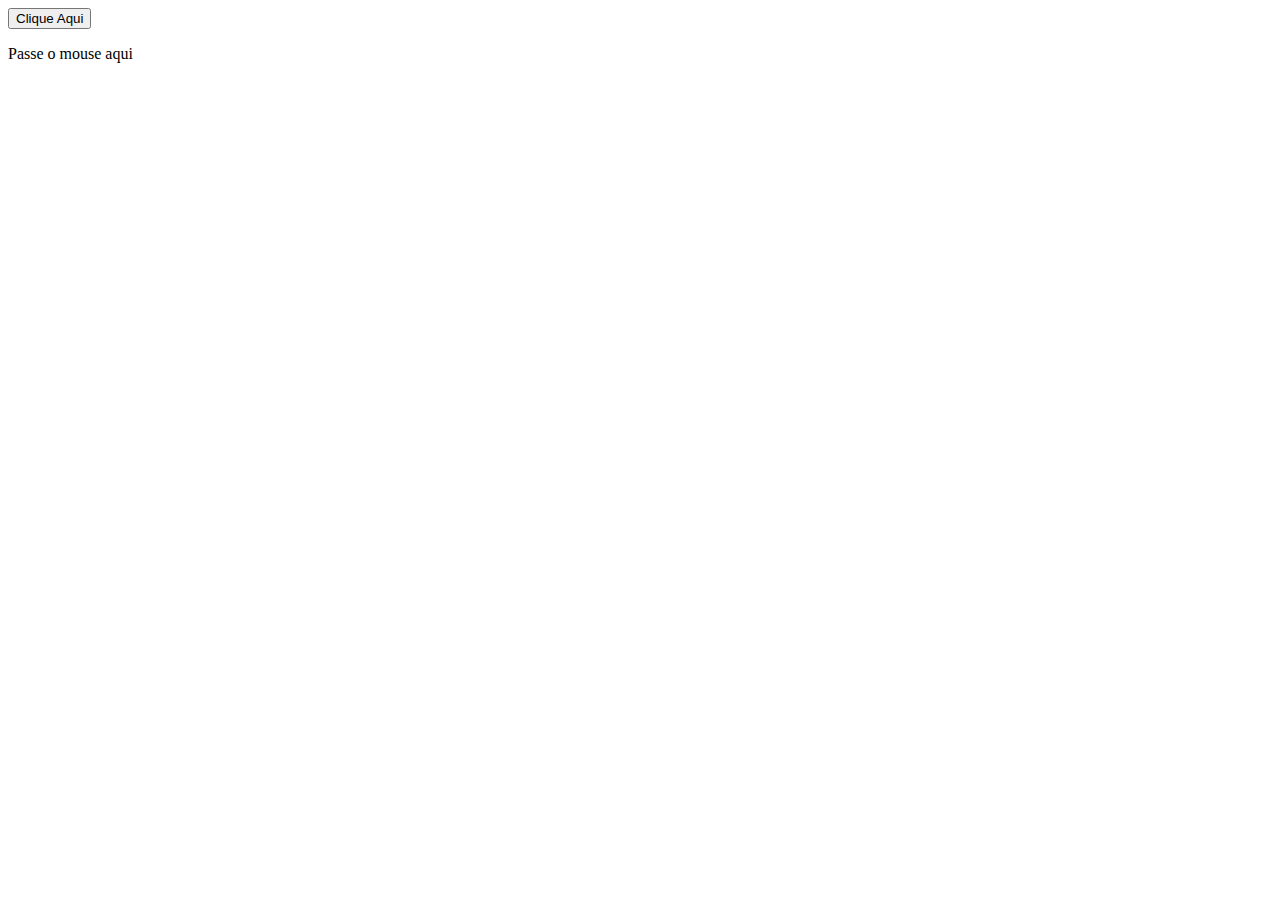
<file: Bootcamp-HTML-Web-Developer/Nova pasta/index.html>
<!DOCTYPE html>
<html lang="pt-br">
<head>
    <meta charset="UTF-8">
    <meta http-equiv="X-UA-Compatible" content="IE=edge">
    <meta name="viewport" content="width=device-width, initial-scale=1.0">
    <title>Minha Página</title>
    <script type="text/javascript" src="js/main.js"></script>
</head>
<body>
    <!--<h1>Minha Página</h1>-->
    <button type="button" onclick="clicou()">Clique Aqui</button>
    <p id="agradecimento" onclick="redirecionar()"></p>
    <p id="mouseover" onmouseover="trocar()" onmouseout="voltar()">Passe o mouse aqui</p>
</body>
</html>
</file>
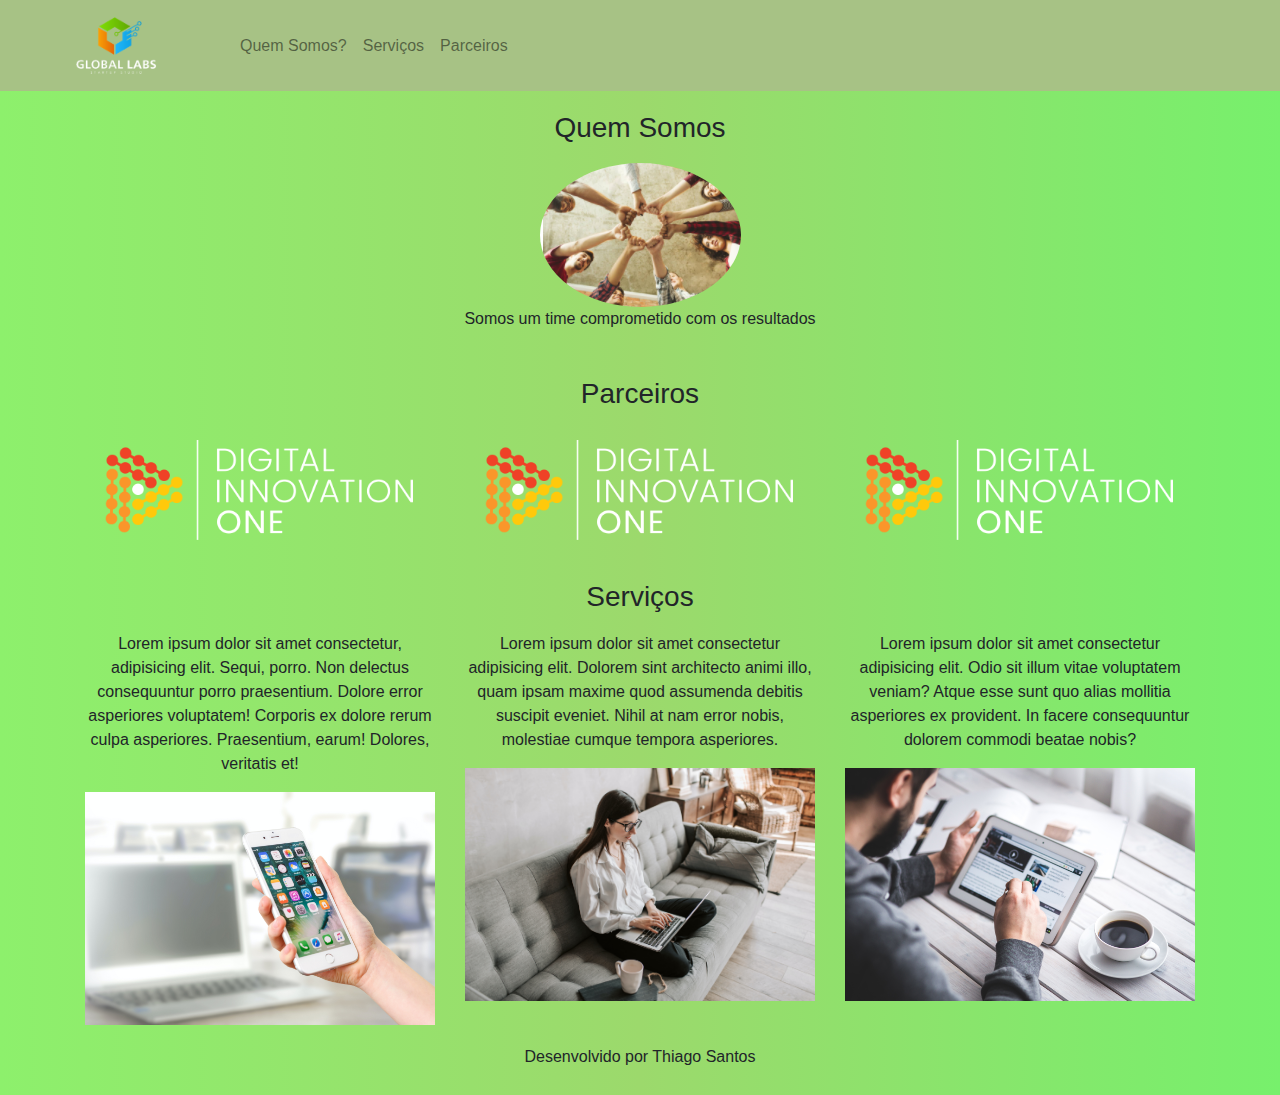
<file: Bootcamp-HTML-Web-Developer/PrimeirosPassosBootstrap/index.html>
<!DOCTYPE html>
<html lang="pt-br">
<head>

    <meta charset="UTF-8">
    <meta http-equiv="X-UA-Compatible" content="IE=edge">
    <meta name="viewport" content="width=device-width, initial-scale=1.0">
    <title>Minha Página</title>
    <!--css bootstrap-->
    <link rel="stylesheet" type = "text/css" href="bootstrap/css/bootstrap.min.css">

    <link rel="shortcut icon" href="favicon.ico" type="image/x-icon">
    <link rel="stylesheet" href="css/style.css">
    
</head>
<body>
    <nav class="navbar navbar-expand-lg navbar-light">
        <a class="navbar-brand" href="#">
          <img src="img/global-labs.png" alt="logo" width="200">
        </a>
        <div class="collapse navbar-collapse">
            <ul class="navbar-nav">
                <li class="nav-item">
                  <a class="nav-link" href="#quem-somos">Quem Somos?</a>
                </li>
                <li class="nav-item">
                  <a class="nav-link" href="#">Serviços</a>
                </li>
                <li class="nav-item">
                  <a class="nav-link" href="#parceiros">Parceiros</a>
                </li>
            </ul>
        </div>
    </nav>   
    
    <section id="quem-somos">
      <div class="container-fluid margin text-center">
        <h3 class="margin">Quem Somos</h3>
        <img src="img/amigos.png" class = "rounded-circle" alt="amigos">
        <p>Somos um time comprometido com os resultados</p>
      </div>
    </section>

    <section id="parceiros">
      <div class="container-fluid margin text-center">
        <h3 class="margin">Parceiros</h3>
        <div class="container">
          <div class="row">
            <div class="col-lg-4">
              <img src="img/dio.png" alt="digital innovation one" width="100%">
            </div>
            <div class="col-lg-4">
              <img src="img/dio.png" alt="dio" width="100%">
            </div>
            <div class="col-lg-4">
              <img src="img/dio.png" alt="dio" width="100%">
            </div>
          </div>
        </div>
      </div>
    </section>

    <section id="servicos">
      <div class="container-fluid margin text-center">
        <h3 class="margin">Serviços</h3>
        <div class="container">
          <div class="row">
            <div class="col-lg-4">
              <p>Lorem ipsum dolor sit amet consectetur, adipisicing elit. Sequi, porro. Non delectus consequuntur porro praesentium. Dolore error asperiores voluptatem! Corporis ex dolore rerum culpa asperiores. Praesentium, earum! Dolores, veritatis et!</p>
              <img src="img/app.jpg" alt="aplicativo" width="100%">
            </div>
            <div class="col-lg-4">
              <p>Lorem ipsum dolor sit amet consectetur adipisicing elit. Dolorem sint architecto animi illo, quam ipsam maxime quod assumenda debitis suscipit eveniet. Nihil at nam error nobis, molestiae cumque tempora asperiores.</p>
              <img src="img/site1.jpg" alt="site" width="100%">
            </div>
            <div class="col-lg-4">
              <p>Lorem ipsum dolor sit amet consectetur adipisicing elit. Odio sit illum vitae voluptatem veniam? Atque esse sunt quo alias mollitia asperiores ex provident. In facere consequuntur dolorem commodi beatae nobis?</p>
              <img src="img/site2.jpg" alt="site 2" width="100%">
            </div>
          </div>
        </div>
      </div>
    </section>

    <footer class="container-fluid text-center margin">
      <p>Desenvolvido por Thiago Santos</p>
    </footer>
</body>
</html>
</file>
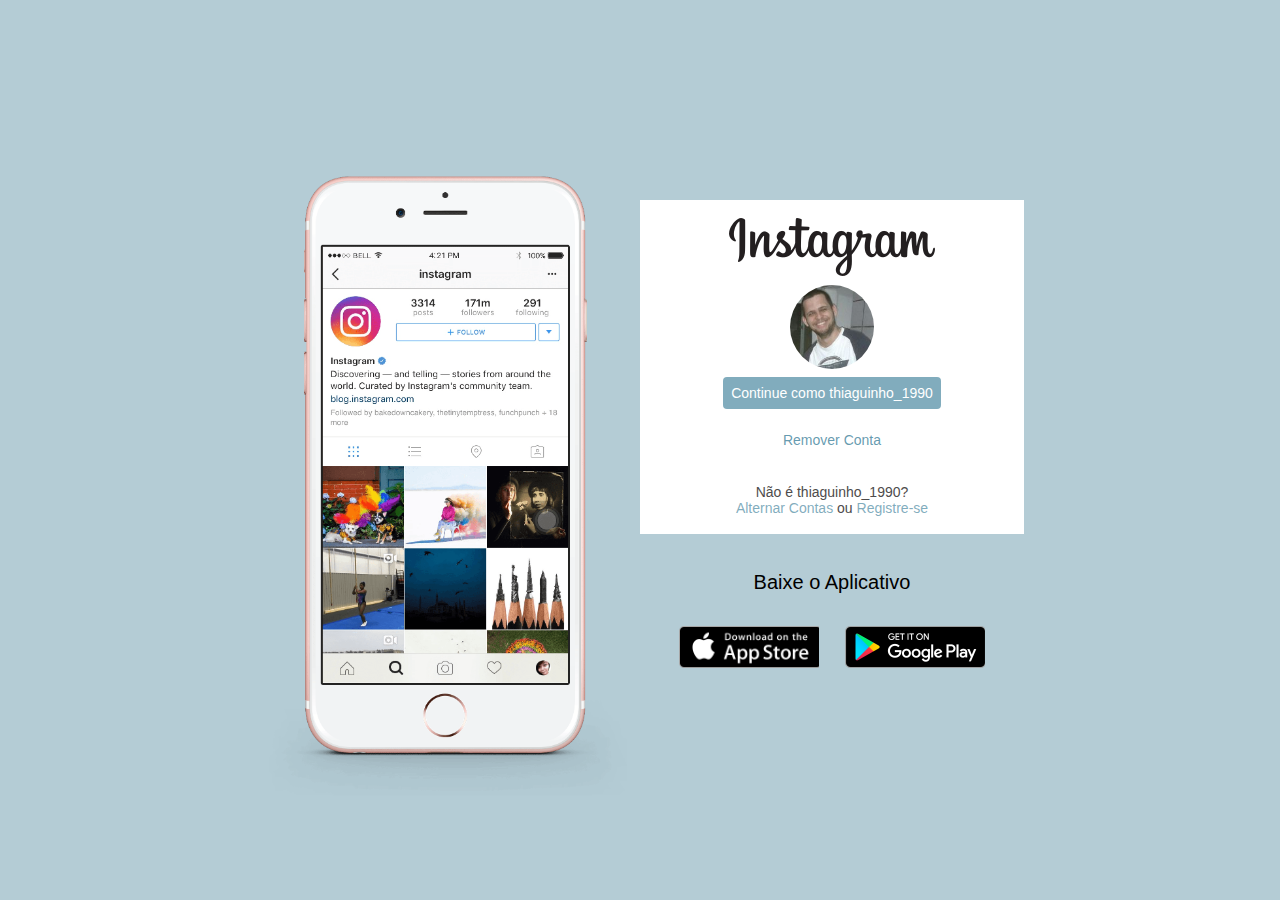
<file: Bootcamp-HTML-Web-Developer/recriando-instagram/index.html>
<!DOCTYPE html>
<html lang="pt-br">
<head>
    <meta charset="UTF-8">
    <meta http-equiv="X-UA-Compatible" content="IE=edge">
    <meta name="viewport" content="width=device-width, initial-scale=1.0">
    <title>Instagram</title>
    <link rel="stylesheet" href="style.css">
    <link rel="shortcut icon" href="favicon.ico" type="image/x-icon">
</head>
<body>
    <div class="instagram-wrapper">
        <div class="instagram-phone">
            <img src="img/instagram-celular.png" alt="celular">
        </div>
        <div class="instagram-perfil">
            <div class="group">
               <img src="./img/instagram-logo.png" class="logo-instagram" alt="instagram">
               <div class="foto-perfil">
                   <img src="./img/instagram-perfil.jpg" alt="foto perfil">
               </div>
               <a href="#" class="instagram-login">Continue como thiaguinho_1990</a>
               <a href="#" class="instagram-logout">Remover Conta</a>
            </div>
            <div class="group">
                <p class="not-account">Não é thiaguinho_1990?</p>
                <p class="not-account">
                    <span class="link-blue">Alternar Contas</span>
                    ou
                    <span class="link-blue">Registre-se</span>
                </p>
            </div>
            <div class="get-the-app">
                <p class="get-the-app">Baixe o Aplicativo</p>
                <div class="download">
                    <a href="#" class="app-download"></a>
                    <a href="#" class="app-download"></a>
                </div>
            </div>
        </div>
    </div>
</body>
</html>
</file>
<file: Bootcamp-HTML-Web-Developer/PrimeirosPassosBootstrap/css/style.css>
body {
    font-family: 'Franklin Gothic Medium', 'Arial Narrow', Arial, sans-serif;
    font-size: 16px;
    background-image: linear-gradient(to right, #8DF06C, #9CD96C, #77F06C);
}
.navbar {
    background-color: #a7c285;
}

.margin {
    padding-top: 10px;
    padding-bottom: 10px;
}
</file>
<file: Bootcamp-HTML-Web-Developer/recriando-instagram/style.css>
* {
    padding: 0;
    margin: 0;
    box-sizing: border-box;
    text-decoration: none;
    font-family: sans-serif;
    font-size: 14px;
}

body {
    width: 100%;
    min-height: 100vh;
    background-color: rgba(156, 187, 199, 0.753);
    margin: 0;
    padding: 0;
    display: flex;
    justify-content: center;
}

.instagram-wrapper {
    display: flex;
    align-items: center;
    justify-content: start;
    width: 60%;
    height: 100vh;
}

.instagram-phone {
    display: flex;
    align-items: center;
    justify-content: center;
    width: 50%;
}

.instagram-phone img {
    width: 50rem;
}

.instagram-perfil {
    display: flex;
    align-items: center; /*horizontal*/
    justify-content: space-around; /*vertical*/
    flex-direction: column;
    width: 50%;
    min-height: 34rem;
}

.group {
    display: flex;
    justify-content: space-between;
    align-items: center;
    flex-direction: column;
    background-color: white;
    width: 100%;
    padding: 1.3rem 0;
    box-shadow: 1px solid black;
}

.group:nth-child(1) {
    min-height: 19rem;
}

.instagram-logo {
    height: 3rem;
}

.foto-perfil {
    display: flex;
    align-items: center;
    justify-content: center;
    border-radius: 50%;
    overflow: hidden;
}

.foto-perfil img {
    height: 6rem;
}

.instagram-login {
    background-color: rgba(87, 145, 168, 0.753);
    color: white;
    padding: 8px;
    border-radius: 4px;
    font-family: 'Franklin Gothic Medium', 'Arial Narrow', Arial, sans-serif
}

.instagram-logout {
    color: rgba(87, 145, 168, 0.904);
    margin-top: 1rem;
    font-family: 'Franklin Gothic Medium', 'Arial Narrow', Arial, sans-serif
}

.not-account {
    color: rgb(78, 76, 76);
    font-family: 'Franklin Gothic Medium', 'Arial Narrow', Arial, sans-serif;
}

.link-blue {
    color: rgba(87, 145, 168, 0.753);
    font-family: 'Franklin Gothic Medium', 'Arial Narrow', Arial, sans-serif;
}

.get-the-app {
    display: flex;
    justify-content: center;
    align-items: center;
    flex-direction: column;
    width: 100%;
    padding: 1.3rem 0;
    font-family: 'Franklin Gothic Medium', 'Arial Narrow', Arial, sans-serif;
    font-size: 20px;
}

.download {
    display: flex;
    width: 100%;
    justify-content: space-evenly;
    align-items: center;
    padding: 1rem;
}

.app-download {
    height: 3rem;
    width: 10rem;
    background-size: cover;
}

.app-download:nth-child(1) {
    background-image: url('./img/apple-button.png');
}

.app-download:nth-child(2) {
    background-image: url('./img/googleplay-button.png');
}

/* media queries*/

@media (max-width: 1024px) {
    .instagram-wrapper {
        width: 90%;
    }
}

@media (max-width: 650px) {
    .instagram-wrapper {
        width: 90%;
    }
    .instagram-phone {
        display: none;
    }
    .instagram-perfil {
        width: 100%;
    }
    .group {
        border: 1px solid rgba(175, 95, 95, 0.363)
    }
}
</file>
